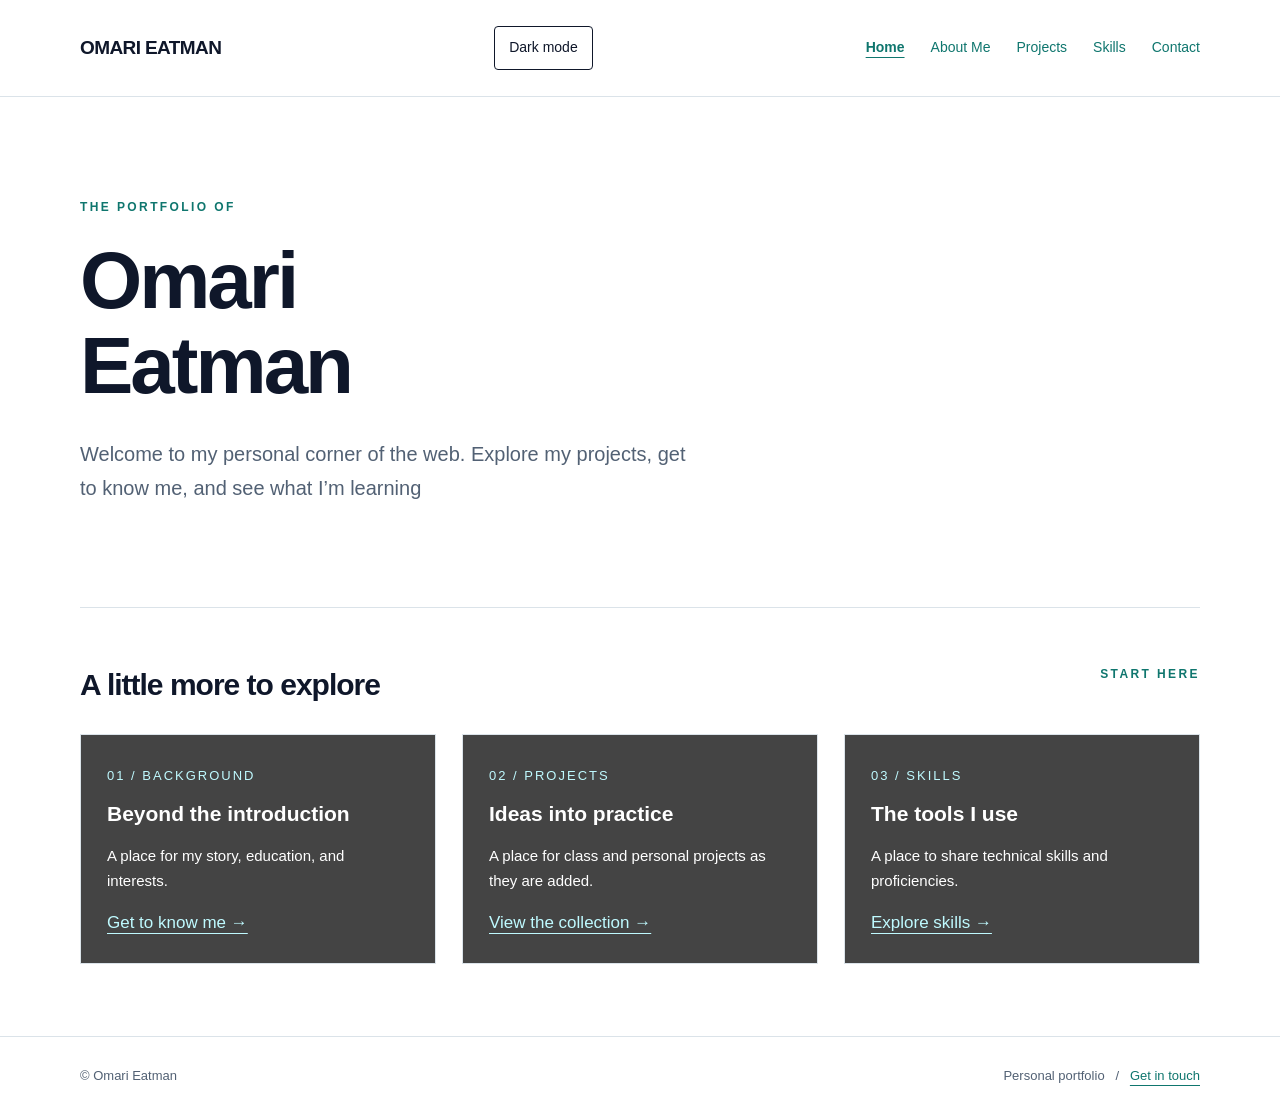
<file: index.html>
<!doctype html>
<html lang="en">
  <head>
    <meta charset="utf-8">
    <meta name="viewport" content="width=device-width, initial-scale=1">
    <meta name="description" content="Home — the personal portfolio of Omari Eatman.">
    <title>
      Home | Omari Eatman
    </title>
    <link rel="stylesheet" href="css/styles.css">
    <script src="js/main.js" defer>
    </script>
  </head>
  <body>
    <a class="skip" href="#main">
      Skip to content
    </a>
    <header>
      <div class="wrap header-inner">
        <a class="brand" href="index.html">
          OMARI EATMAN
        </a>
        <button class="menu-toggle" type="button" aria-controls="site-navigation" aria-expanded="true">
          Menu
        </button>
        <button class="theme-toggle" type="button" aria-pressed="false" hidden>
          Dark mode
        </button>
        <nav id="site-navigation" aria-label="Main navigation">
          <a href='index.html' aria-current="page">
            Home
          </a>
          <a href='about.html'>
            About Me
          </a>
          <a href='projects.html'>
            Projects
          </a>
          <a href='skills.html'>
            Skills
          </a>
          <a href='contact.html'>
            Contact
          </a>
        </nav>
      </div>
    </header>
    <main class="wrap" id="main">
      <section class="hero">
        <div>
          <p class="eyebrow">
            The portfolio of
          </p>
          <h1>
            Omari
            <br>
            Eatman
          </h1>
          <p class="lead">
            Welcome to my personal corner of the web. Explore my projects, get to know me, and see what I’m learning
          </p>
        </div>
      </section>
      <section class="section">
        <div class="section-head">
          <h2>
            A little more to explore
          </h2>
          <span class="eyebrow">
            Start here
          </span>
        </div>
        <div class="grid">
          <article class="card">
            <span class="number">
              01 / BACKGROUND
            </span>
            <h3>
              Beyond the introduction
            </h3>
            <p>
              A place for my story, education, and interests.
            </p>
            <a href="about.html">
              Get to know me &rarr;
            </a>
          </article>
          <article class="card">
            <span class="number">
              02 / PROJECTS
            </span>
            <h3>
              Ideas into practice
            </h3>
            <p>
              A place for class and personal projects as they are added.
            </p>
            <a href="projects.html">
              View the collection &rarr;
            </a>
          </article>
          <article class="card">
            <span class="number">
              03 / SKILLS
            </span>
            <h3>
              The tools I use
            </h3>
            <p>
              A place to share technical skills and proficiencies.
            </p>
            <a href="skills.html">
              Explore skills &rarr;
            </a>
          </article>
        </div>
      </section>
    </main>
    <footer>
      <div class="wrap footer-inner">
        <span>
          &copy; Omari Eatman
        </span>
        <span>
          Personal portfolio &nbsp; / &nbsp;
          <a href="contact.html">
            Get in touch
          </a>
        </span>
      </div>
    </footer>
  </body>
</html>
</file>
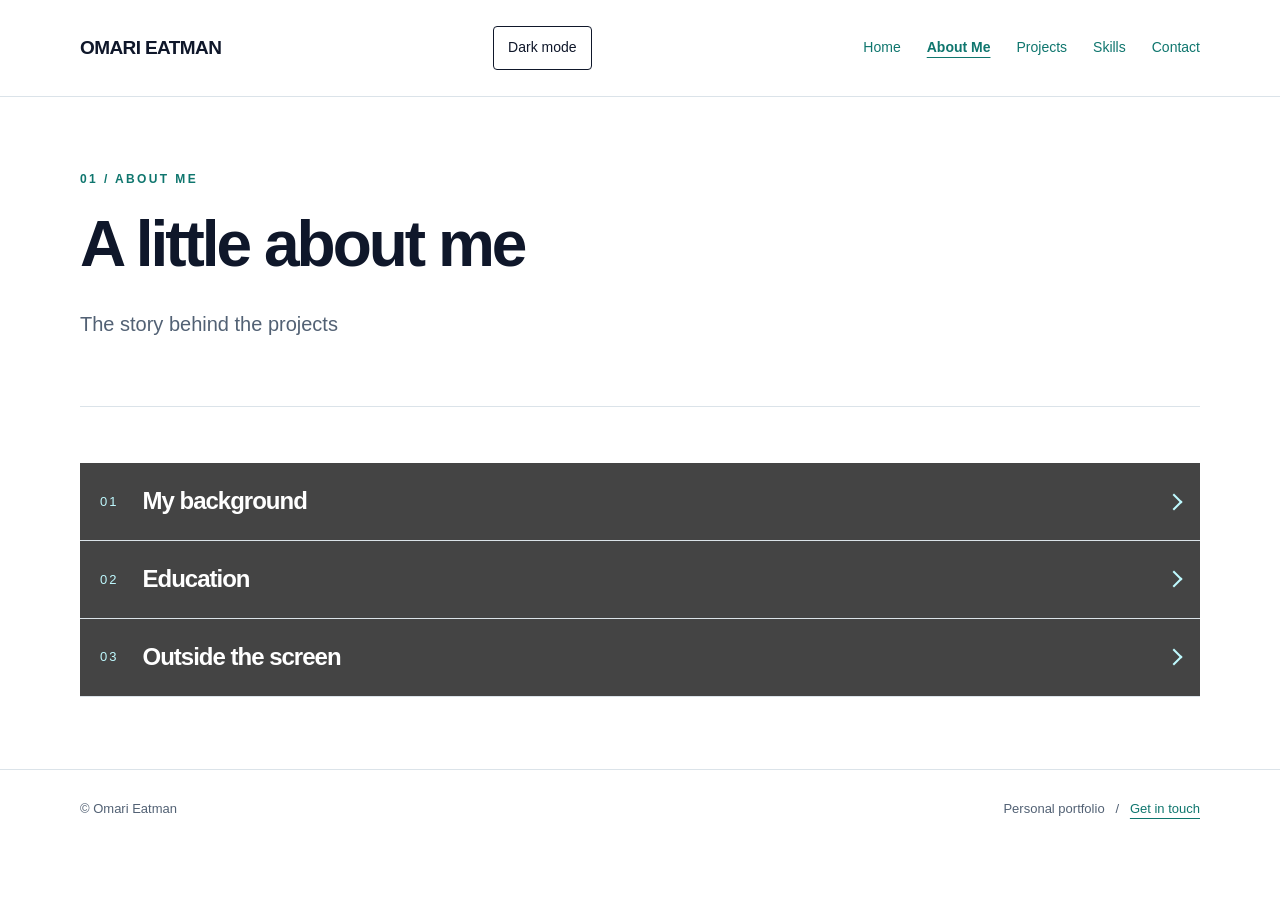
<file: about.html>
<!doctype html>
<html lang="en">
  <head>
    <meta charset="utf-8">
    <meta name="viewport" content="width=device-width, initial-scale=1">
    <meta name="description" content="About Me — the personal portfolio of Omari Eatman.">
    <title>
      About Me | Omari Eatman
    </title>
    <link rel="stylesheet" href="css/styles.css">
    <script src="js/main.js" defer>
    </script>
  </head>
  <body>
    <a class="skip" href="#main">
      Skip to content
    </a>
    <header>
      <div class="wrap header-inner">
        <a class="brand" href="index.html">
          OMARI EATMAN
        </a>
        <button class="menu-toggle" type="button" aria-controls="site-navigation" aria-expanded="true">
          Menu
        </button>
        <button class="theme-toggle" type="button" aria-pressed="false" hidden>
          Dark mode
        </button>
        <nav id="site-navigation" aria-label="Main navigation">
          <a href='index.html'>
            Home
          </a>
          <a href='about.html' aria-current="page">
            About Me
          </a>
          <a href='projects.html'>
            Projects
          </a>
          <a href='skills.html'>
            Skills
          </a>
          <a href='contact.html'>
            Contact
          </a>
        </nav>
      </div>
    </header>
    <main class="wrap" id="main">
      <section class="page-head">
        <p class="eyebrow">
          01 / About me
        </p>
        <h1>
          A little about me
        </h1>
        <p class="lead">
          The story behind the projects
        </p>
      </section>
      <section class="section rows" aria-label="Personal background">
        <details class="accordion">
          <summary>
            <span class="number">01</span>
            <h2>My background</h2>
          </summary>
          <p>
            Hello! I'm Omari, a student from Paterson, New Jersey. My initial interest in engineering led me to focus on it during high school, and that interest has continued with me through college.
          </p>
        </details>
        <details class="accordion">
          <summary>
            <span class="number">02</span>
            <h2>Education</h2>
          </summary>
          <p>
            I attended PCTI STEM, a vocational high school, where I gained hands-on engineering experience. In my senior year, we were allowed to focus on a specific engineering discipline, and I chose electrical engineering. That experience led me to NJIT, where I'm currently majoring in Electrical Computer Engineering Technology.
          </p>
        </details>
        <details class="accordion">
          <summary>
            <span class="number">03</span>
            <h2>Outside the screen</h2>
          </summary>
          <p>
            I'm currently a member of the NJIT Robotics Club and am working on building robots in my free time.
          </p>
        </details>
      </section>
    </main>
    <footer>
      <div class="wrap footer-inner">
        <span>
          &copy; Omari Eatman
        </span>
        <span>
          Personal portfolio &nbsp; / &nbsp;
          <a href="contact.html">
            Get in touch
          </a>
        </span>
      </div>
    </footer>
  </body>
</html>
</file>
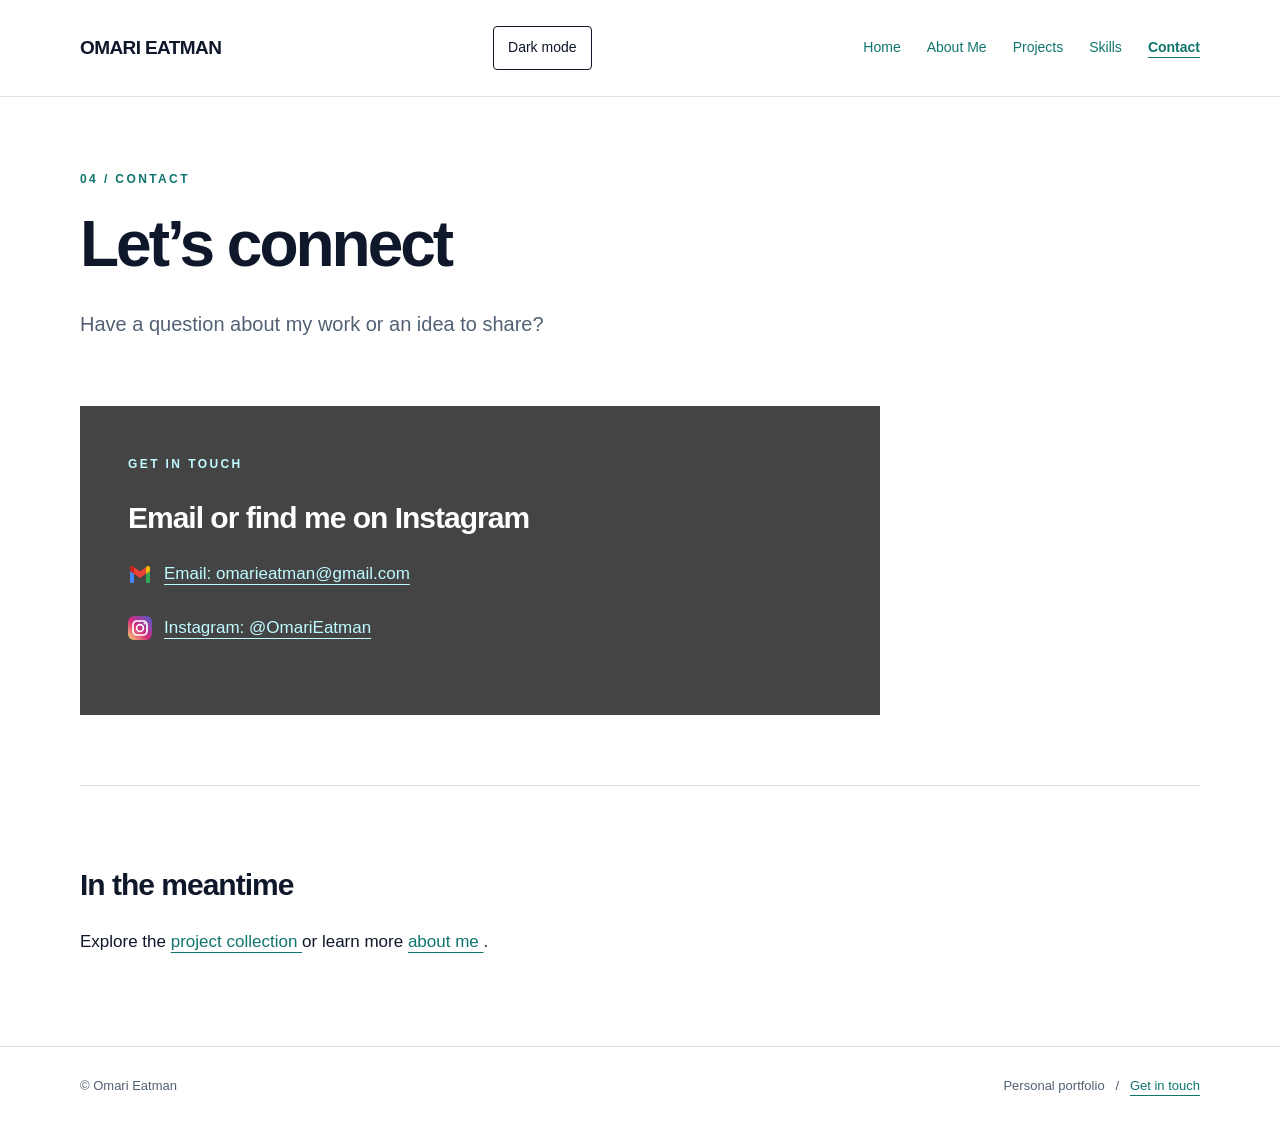
<file: contact.html>
<!doctype html>
<html lang="en">
  <head>
    <meta charset="utf-8">
    <meta name="viewport" content="width=device-width, initial-scale=1">
    <meta name="description" content="Contact — the personal portfolio of Omari Eatman.">
    <title>
      Contact | Omari Eatman
    </title>
    <link rel="stylesheet" href="css/styles.css">
    <script src="js/main.js" defer>
    </script>
  </head>
  <body>
    <a class="skip" href="#main">
      Skip to content
    </a>
    <header>
      <div class="wrap header-inner">
        <a class="brand" href="index.html">
          OMARI EATMAN
        </a>
        <button class="menu-toggle" type="button" aria-controls="site-navigation" aria-expanded="true">
          Menu
        </button>
        <button class="theme-toggle" type="button" aria-pressed="false" hidden>
          Dark mode
        </button>
        <nav id="site-navigation" aria-label="Main navigation">
          <a href='index.html'>
            Home
          </a>
          <a href='about.html'>
            About Me
          </a>
          <a href='projects.html'>
            Projects
          </a>
          <a href='skills.html'>
            Skills
          </a>
          <a href='contact.html' aria-current="page">
            Contact
          </a>
        </nav>
      </div>
    </header>
    <main class="wrap" id="main">
      <section class="page-head">
        <p class="eyebrow">
          04 / Contact
        </p>
        <h1>
          Let’s connect
        </h1>
        <p class="lead">
          Have a question about my work or an idea to share?
        </p>
      </section>
      <section class="contact-panel" aria-labelledby="email-heading">
        <p class="eyebrow">
          Get in touch
        </p>
        <h2 id="email-heading">
          Email or find me on Instagram
        </h2>
        <p>
          <a class="contact-link" href="mailto:omarieatman@gmail.com">
            <img src="images/gmail.svg" alt="" width="24" height="24" aria-hidden="true">
            <span>Email: omarieatman@gmail.com</span>
          </a>
        </p>
        <p>
          <a class="contact-link" href="https://www.instagram.com/OmariEatman/">
            <img src="images/instagram.svg" alt="" width="24" height="24" aria-hidden="true">
            <span>Instagram: @OmariEatman</span>
          </a>
        </p>
      </section>
      <section class="section">
        <h2>
          In the meantime
        </h2>
        <p>
          Explore the
          <a href="projects.html">
            project collection
          </a>
          or learn more
          <a href="about.html">
            about me
          </a>
          .
        </p>
      </section>
    </main>
    <footer>
      <div class="wrap footer-inner">
        <span>
          &copy; Omari Eatman
        </span>
        <span>
          Personal portfolio &nbsp; / &nbsp;
          <a href="contact.html">
            Get in touch
          </a>
        </span>
      </div>
    </footer>
  </body>
</html>
</file>
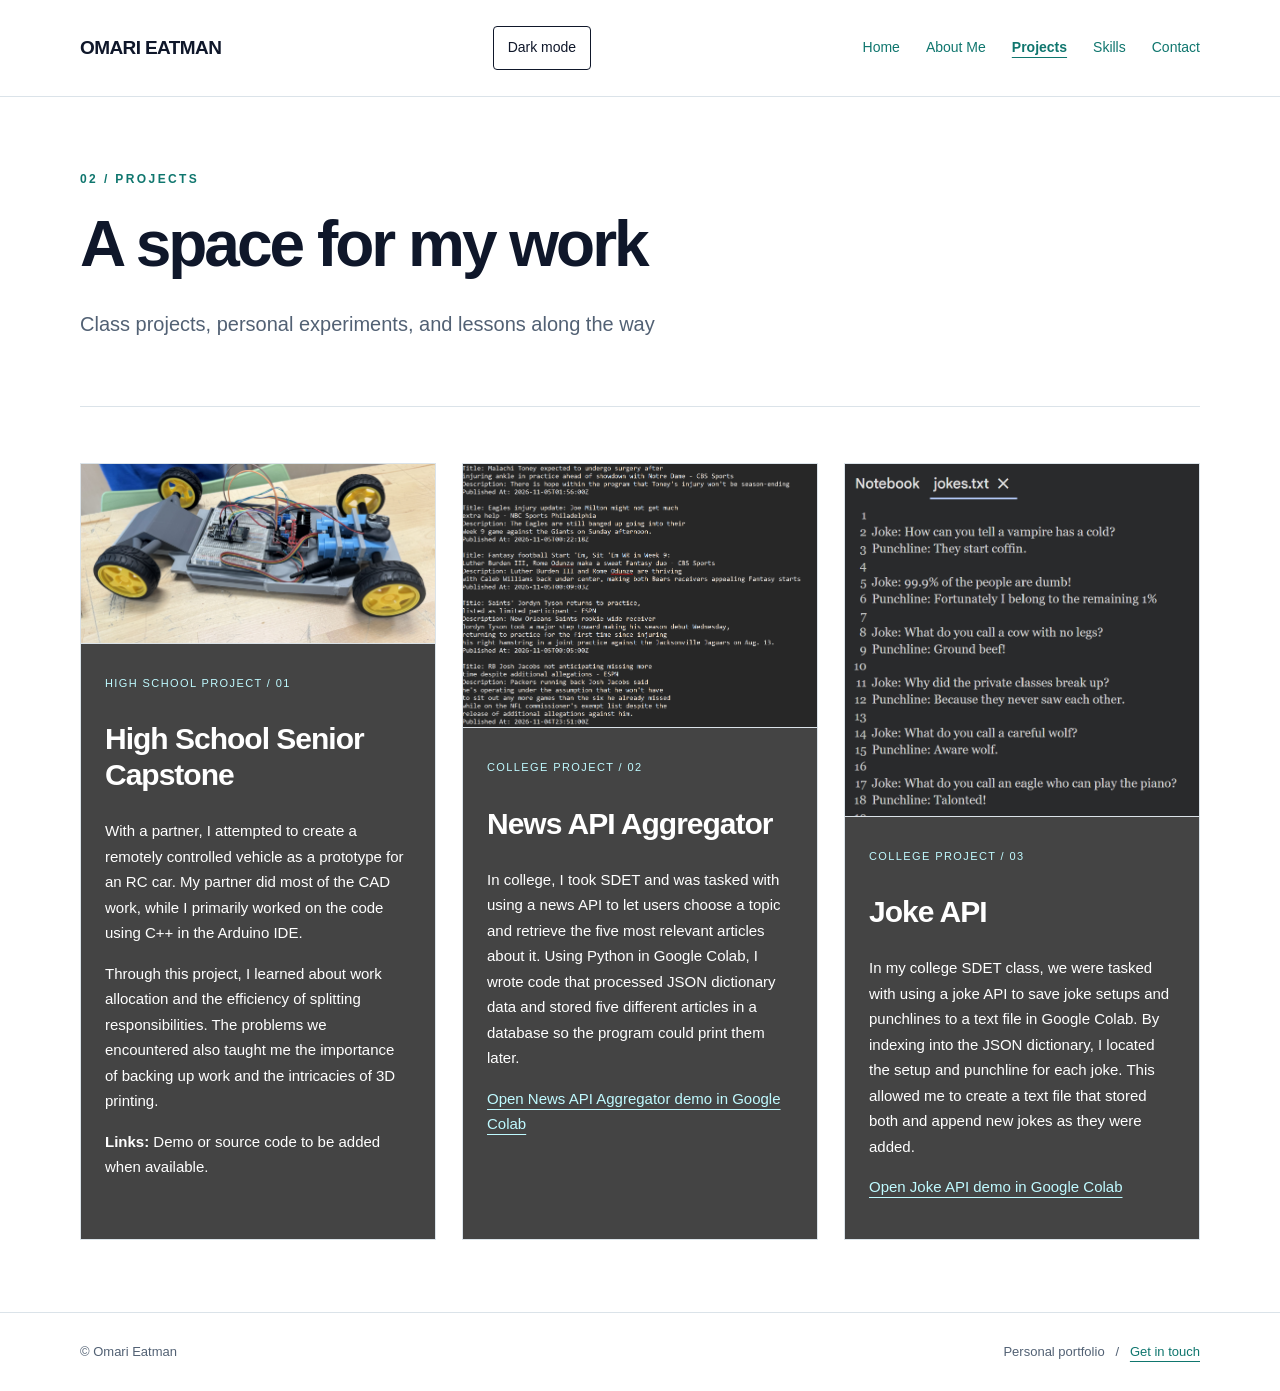
<file: projects.html>
<!doctype html>
<html lang="en">
  <head>
    <meta charset="utf-8">
    <meta name="viewport" content="width=device-width, initial-scale=1">
    <meta name="description" content="Projects — the personal portfolio of Omari Eatman.">
    <title>
      Projects | Omari Eatman
    </title>
    <link rel="stylesheet" href="css/styles.css">
    <script src="js/main.js" defer>
    </script>
  </head>
  <body>
    <a class="skip" href="#main">
      Skip to content
    </a>
    <header>
      <div class="wrap header-inner">
        <a class="brand" href="index.html">
          OMARI EATMAN
        </a>
        <button class="menu-toggle" type="button" aria-controls="site-navigation" aria-expanded="true">
          Menu
        </button>
        <button class="theme-toggle" type="button" aria-pressed="false" hidden>
          Dark mode
        </button>
        <nav id="site-navigation" aria-label="Main navigation">
          <a href='index.html'>
            Home
          </a>
          <a href='about.html'>
            About Me
          </a>
          <a href='projects.html' aria-current="page">
            Projects
          </a>
          <a href='skills.html'>
            Skills
          </a>
          <a href='contact.html'>
            Contact
          </a>
        </nav>
      </div>
    </header>
    <main class="wrap" id="main">
      <section class="page-head">
        <p class="eyebrow">
          02 / Projects
        </p>
        <h1>
          A space for my work
        </h1>
        <p class="lead">
          Class projects, personal experiments, and lessons along the way
        </p>
      </section>
      <section class="section" aria-label="Project collection">
        <div class="grid">
          <article class='card project'>
            <img src='images/high-school-capstone.jpg' alt='Senior capstone RC car prototype with a gray chassis, four yellow wheels, breadboards, wiring, and motor controls' width='5712' height='2879'>
            <div class='project-body'>
              <span class='tag'>
                High school project / 01
              </span>
              <h2>
                High School Senior Capstone
              </h2>
              <p>
                With a partner, I attempted to create a remotely controlled vehicle as a prototype for an RC car. My partner did most of the CAD work, while I primarily worked on the code using C++ in the Arduino IDE.
              </p>
              <p>
                Through this project, I learned about work allocation and the efficiency of splitting responsibilities. The problems we encountered also taught me the importance of backing up work and the intricacies of 3D printing.
              </p>
              <p>
                <strong>
                  Links:
                </strong>
                Demo or source code to be added when available.
              </p>
            </div>
          </article>
          <article class='card project'>
            <img src='images/news-api-aggregator.png' alt='News API Aggregator output showing five articles with titles, descriptions, and publication dates' width='1522' height='1130'>
            <div class='project-body'>
              <span class='tag'>
                College project / 02
              </span>
              <h2>
                News API Aggregator
              </h2>
              <p>
                In college, I took SDET and was tasked with using a news API to let users choose a topic and retrieve the five most relevant articles about it. Using Python in Google Colab, I wrote code that processed JSON dictionary data and stored five different articles in a database so the program could print them later.
              </p>
              <p>
                <a href='https://colab.research.google.com/drive/1B5GdY_MNeJFbSmTcOyxZKxaAyCGwFItH?usp=sharing'>Open News API Aggregator demo in Google Colab</a>
              </p>
            </div>
          </article>
          <article class='card project'>
            <img src='images/joke-api.png' alt='Google Colab jokes.txt file showing saved joke setups and their corresponding punchlines' width='804' height='798'>
            <div class='project-body'>
              <span class='tag'>
                College project / 03
              </span>
              <h2>
                Joke API
              </h2>
              <p>
                In my college SDET class, we were tasked with using a joke API to save joke setups and punchlines to a text file in Google Colab. By indexing into the JSON dictionary, I located the setup and punchline for each joke. This allowed me to create a text file that stored both and append new jokes as they were added.
              </p>
              <p>
                <a href='https://colab.research.google.com/drive/1iyVaFdYH5XuhRGyMcBxJ-HqdfZ_GKetb?usp=sharing'>Open Joke API demo in Google Colab</a>
              </p>
            </div>
          </article>
        </div>
      </section>
    </main>
    <footer>
      <div class="wrap footer-inner">
        <span>
          &copy; Omari Eatman
        </span>
        <span>
          Personal portfolio &nbsp; / &nbsp;
          <a href="contact.html">
            Get in touch
          </a>
        </span>
      </div>
    </footer>
  </body>
</html>
</file>
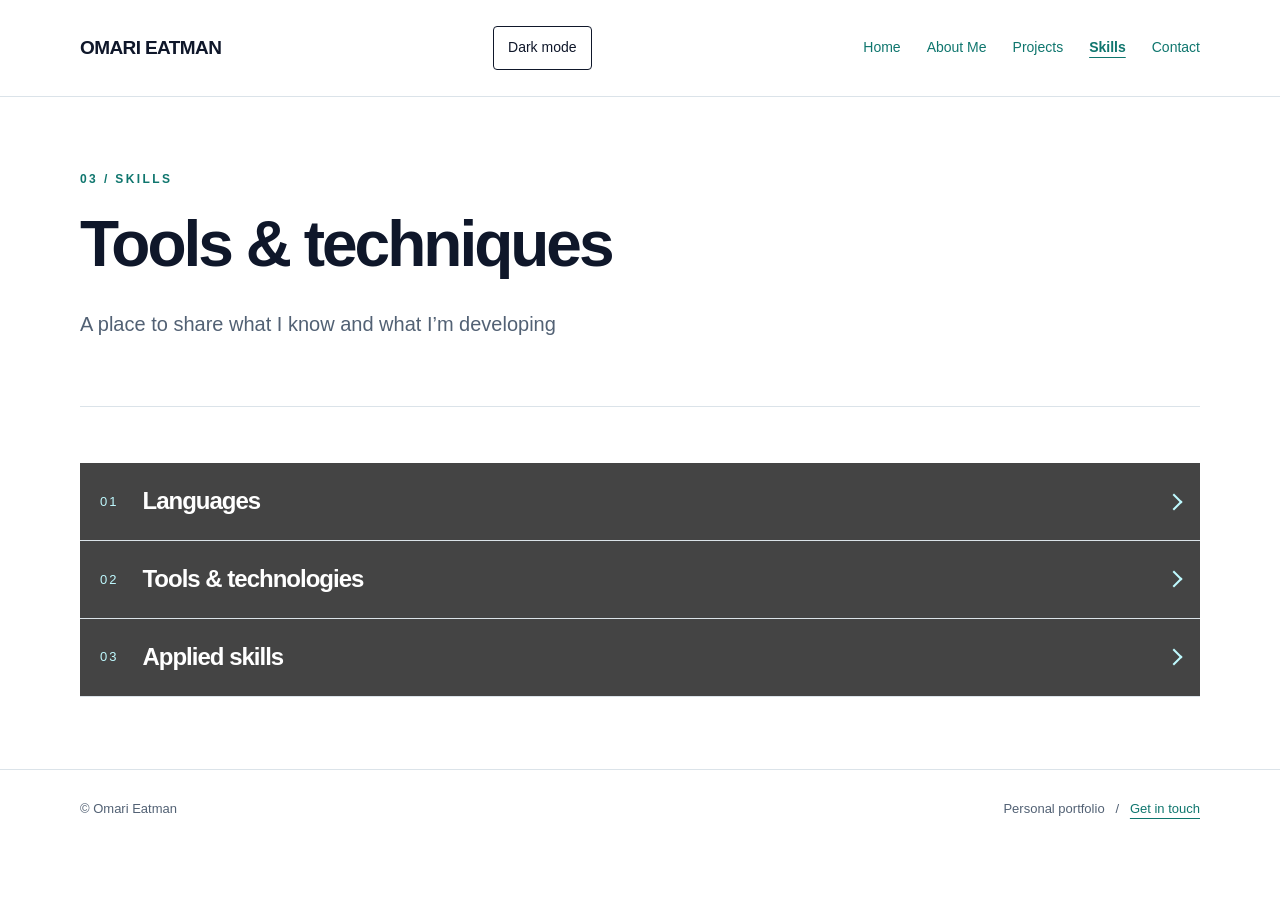
<file: skills.html>
<!doctype html>
<html lang="en">
  <head>
    <meta charset="utf-8">
    <meta name="viewport" content="width=device-width, initial-scale=1">
    <meta name="description" content="Skills — the personal portfolio of Omari Eatman.">
    <title>
      Skills | Omari Eatman
    </title>
    <link rel="stylesheet" href="css/styles.css">
    <script src="js/main.js" defer>
    </script>
  </head>
  <body>
    <a class="skip" href="#main">
      Skip to content
    </a>
    <header>
      <div class="wrap header-inner">
        <a class="brand" href="index.html">
          OMARI EATMAN
        </a>
        <button class="menu-toggle" type="button" aria-controls="site-navigation" aria-expanded="true">
          Menu
        </button>
        <button class="theme-toggle" type="button" aria-pressed="false" hidden>
          Dark mode
        </button>
        <nav id="site-navigation" aria-label="Main navigation">
          <a href='index.html'>
            Home
          </a>
          <a href='about.html'>
            About Me
          </a>
          <a href='projects.html'>
            Projects
          </a>
          <a href='skills.html' aria-current="page">
            Skills
          </a>
          <a href='contact.html'>
            Contact
          </a>
        </nav>
      </div>
    </header>
    <main class="wrap" id="main">
      <section class="page-head">
        <p class="eyebrow">
          03 / Skills
        </p>
        <h1>
          Tools &amp; techniques
        </h1>
        <p class="lead">
          A place to share what I know and what I’m developing
        </p>
      </section>
      <section class="section rows" aria-label="Technical skills">
        <details class="accordion">
          <summary>
            <span class="number">01</span>
            <h2>Languages</h2>
          </summary>
          <p>
            I'm proficient in Python using the pi-top interface, where I've used code to control LEDs and sensors. I've also used C++ in several projects, including my high school senior capstone. I'm currently increasing my proficiency in HTML, a markup language.
          </p>
        </details>
        <details class="accordion">
          <summary>
            <span class="number">02</span>
            <h2>Tools &amp; technologies</h2>
          </summary>
          <p>
            I've coded in Python using the pi-top interface and Google Colab. I've also programmed ESP32 and Arduino microcontrollers using the Arduino IDE. More recently, I've used Visual Studio Code to work with OpenAI's Codex.
          </p>
        </details>
        <details class="accordion">
          <summary>
            <span class="number">03</span>
            <h2>Applied skills</h2>
          </summary>
          <p>
            During my senior capstone project, I tested code changes incrementally. Before writing the code that allowed the boards to communicate, I made sure the joystick and motor controls worked separately. This helped isolate problems when the communication code was added, making it easier to identify and fix issues in the new code.
          </p>
        </details>
      </section>
    </main>
    <footer>
      <div class="wrap footer-inner">
        <span>
          &copy; Omari Eatman
        </span>
        <span>
          Personal portfolio &nbsp; / &nbsp;
          <a href="contact.html">
            Get in touch
          </a>
        </span>
      </div>
    </footer>
  </body>
</html>
</file>
<file: css/styles.css>
:root{
  --ink:#0f172a;
  --teal:#0f766e;
  --paper:#fff;
  --soft:#444444;
  --surface-text:#ffffff;
  --surface-accent:#bffaff;
  --muted:#526174;
  --line:#dbe3e9;
  color-scheme:light
}
*{
  box-sizing:border-box
}
body{
  margin:0;
  background:var(--paper);
  color:var(--ink);
  font:17px/1.7 Arial,Helvetica,sans-serif
}
a{
  color:var(--teal);
  text-underline-offset:5px
}
a:hover{
  text-decoration-thickness:2px
}
a:focus-visible,button:focus-visible{
  outline:3px solid var(--teal);
  outline-offset:5px
}
.wrap{
  width:min(1120px,calc(100% - 48px));
  margin:auto
}
.skip{
  position:absolute;
  left:20px;
  top:-80px;
  background:var(--paper);
  padding:10px;
  z-index:10
}
.skip:focus{
  top:10px
}
header{
  border-bottom:1px solid var(--line)
}
.header-inner{
  min-height:96px;
  display:flex;
  align-items:center;
  justify-content:space-between;
  gap:24px
}
.brand{
  font-size:19px;
  font-weight:700;
  color:var(--ink);
  text-decoration:none;
  letter-spacing:-.6px
}
.brand span,.accent{
  color:var(--teal)
}
nav{
  display:flex;
  gap:26px
}
nav a{
  font-size:14px;
  text-decoration:none;
  color:var(--teal)
}
nav a[aria-current]{
  color:var(--teal);
  font-weight:bold;
  text-decoration:underline
}
.menu-toggle{
  display:none;
  background:var(--paper);
  border:1px solid var(--line);
  border-radius:4px;
  padding:9px 14px;
  color:var(--ink);
  font:inherit
}
main{
  min-height:68vh
}
.hero{
  padding:100px 0 82px;
  display:grid;
  grid-template-columns:1fr;
  gap:75px;
  align-items:center
}
.eyebrow{
  text-transform:uppercase;
  font-size:12px;
  font-weight:700;
  letter-spacing:2.4px;
  color:var(--teal);
  margin:0 0 22px
}
h1{
  font-size:clamp(44px,6.5vw,80px);
  line-height:1.06;
  letter-spacing:-3px;
  margin:0 0 28px
}
h2{
  font-size:30px;
  line-height:1.2;
  letter-spacing:-1px
}
h3{
  font-size:21px;
  line-height:1.3
}
.lead{
  font-size:20px;
  color:#526174;
  max-width:620px
}
.actions{
  display:flex;
  gap:24px;
  align-items:center;
  flex-wrap:wrap;
  margin-top:32px
}
.button{
  display:inline-block;
  padding:12px 22px;
  background:var(--teal);
  color:white;
  text-decoration:none;
  border-radius:4px;
  font-size:14px;
  font-weight:bold
}
.button:hover{
  background:#115e59
}
.section{
  padding:56px 0 72px;
  border-top:1px solid var(--line)
}
.section-head{
  display:flex;
  align-items:center;
  justify-content:space-between;
  gap:20px;
  margin-bottom:28px
}
.section-head h2{
  margin:0
}
.grid{
  display:grid;
  grid-template-columns:repeat(3,1fr);
  gap:26px
}
.card{
  background:var(--soft);
  color:var(--surface-text);
  border:1px solid var(--line);
  padding:26px
}
.card h3{
  margin:10px 0
}
.card p{
  color:var(--surface-text);
  font-size:15px
}
.number{
  color:var(--teal);
  font:13px/1.5 Arial,sans-serif;
  letter-spacing:2px
}
.page-head{
  padding:72px 0 45px
}
.page-head h1{
  font-size:clamp(42px,6vw,64px)
}
.notice{
  font-size:14px;
  color:var(--surface-text);
  border-left:3px solid var(--surface-accent);
  padding:10px 18px;
  background:var(--soft);
  margin:25px 0
}
.project{
  padding:0;
  overflow:hidden
}
.project img{
  width:100%;
  height:auto;
  display:block;
  border-bottom:1px solid var(--line)
}
.project-body{
  padding:24px
}
.tag{
  font-size:11px;
  text-transform:uppercase;
  letter-spacing:1.4px;
  color:var(--teal)
}
.rows{
  border-top:1px solid var(--line)
}
.row{
  background:var(--soft);
  color:var(--surface-text);
  display:grid;
  grid-template-columns:90px 1fr 1.3fr;
  gap:24px;
  padding:28px 20px;
  border-bottom:1px solid var(--line)
}
.row h2{
  font-size:24px;
  margin:0
}
.row p{
  margin:0;
  color:var(--surface-text)
}
.card a,.card .number,.card .tag,.row .number{
  color:var(--surface-accent)
}
.card a:focus-visible,.row a:focus-visible{
  outline-color:var(--surface-accent)
}
.accordion{
  background:var(--soft);
  color:var(--surface-text);
  border-bottom:1px solid var(--line);
}
.accordion summary{
  display:flex;
  align-items:center;
  gap:24px;
  padding:24px 20px;
  cursor:pointer;
  list-style:none;
}
.accordion summary::-webkit-details-marker{
  display:none;
}
.accordion summary::after{
  content:"";
  width:10px;
  height:10px;
  border-right:2px solid var(--surface-accent);
  border-bottom:2px solid var(--surface-accent);
  transform:rotate(-45deg);
  margin-left:auto;
  flex-shrink:0;
}
.accordion[open] summary::after{
  transform:rotate(45deg);
}
.accordion summary:focus-visible{
  outline:3px solid var(--surface-accent);
  outline-offset:-4px;
}
.accordion h2{
  margin:0;
  font-size:clamp(18px,4vw,24px);
}
.accordion .number{
  color:var(--surface-accent);
}
.accordion p{
  margin:0;
  padding:0 20px 28px;
}
.contact-panel{
  background:var(--soft);
  color:var(--surface-text);
  padding:48px;
  max-width:800px;
  margin-bottom:70px
}
.contact-panel p{
  color:var(--surface-text)
}
.contact-panel a{
  color:var(--surface-accent)
}
.contact-panel .eyebrow{
  color:var(--surface-accent)
}
.contact-panel a:focus-visible{
  outline-color:var(--surface-accent)
}
.contact-link{
  display:inline-flex;
  align-items:center;
  gap:12px;
  max-width:100%;
}
.contact-link img{
  flex-shrink:0;
}
.contact-link span{
  overflow-wrap:anywhere;
  min-width:0;
}
footer{
  border-top:1px solid var(--line);
  padding:28px 0;
  color:var(--muted);
  font-size:13px
}
.footer-inner{
  display:flex;
  justify-content:space-between;
  gap:20px
}
footer a{
  color:var(--teal)
}
@media(max-width:760px){
  .wrap{
    width:calc(100% - 36px)
  }
  .header-inner{
    min-height:80px;
    flex-wrap:wrap;
    padding:18px 0
  }
  .menu-toggle{
    display:block
  }
  nav{
    width:100%;
    flex-wrap:wrap;
    gap:15px 24px;
    padding:12px 0
  }
  nav[hidden]{
    display:none
  }
  .hero{
    grid-template-columns:1fr;
    padding:58px 0;
    gap:36px
  }
  h1{
    letter-spacing:-2px
  }
  .grid{
    grid-template-columns:1fr
  }
  .page-head{
    padding-top:50px
  }
  .row{
    grid-template-columns:35px 1fr
  }
  .row p{
    grid-column:2
  }
  .contact-panel{
    padding:28px
  }
  .section-head,.footer-inner{
    align-items:flex-start;
    flex-direction:column
  }
  .section{
    padding:40px 0
  }
}

/* Dark mode uses the owner's alternate palette. */
:root[data-theme="dark"] .lead {
  color: #B2D4D4;
}
:root[data-theme="dark"] {
  color-scheme: dark;
  --ink: #44D4D4;
  --paper: #000000;
  --soft: #F1F5F9;
  --surface-text: #0F172A;
  --surface-accent: #0F766E;
  --muted: #44D4D4;
  --teal: #0F766E;
  --line: #526174;
}
.theme-toggle {
  background: var(--paper);
  color: var(--ink);
  border: 1px solid var(--ink);
  border-radius: 4px;
  padding: 9px 14px;
  font: inherit;
  font-size: 14px;
  cursor: pointer;
  white-space: nowrap;
}
.theme-toggle[hidden] {
  display: none;
}
.header-inner {
  flex-wrap: wrap;
  padding-block: 18px;
}
</file>
